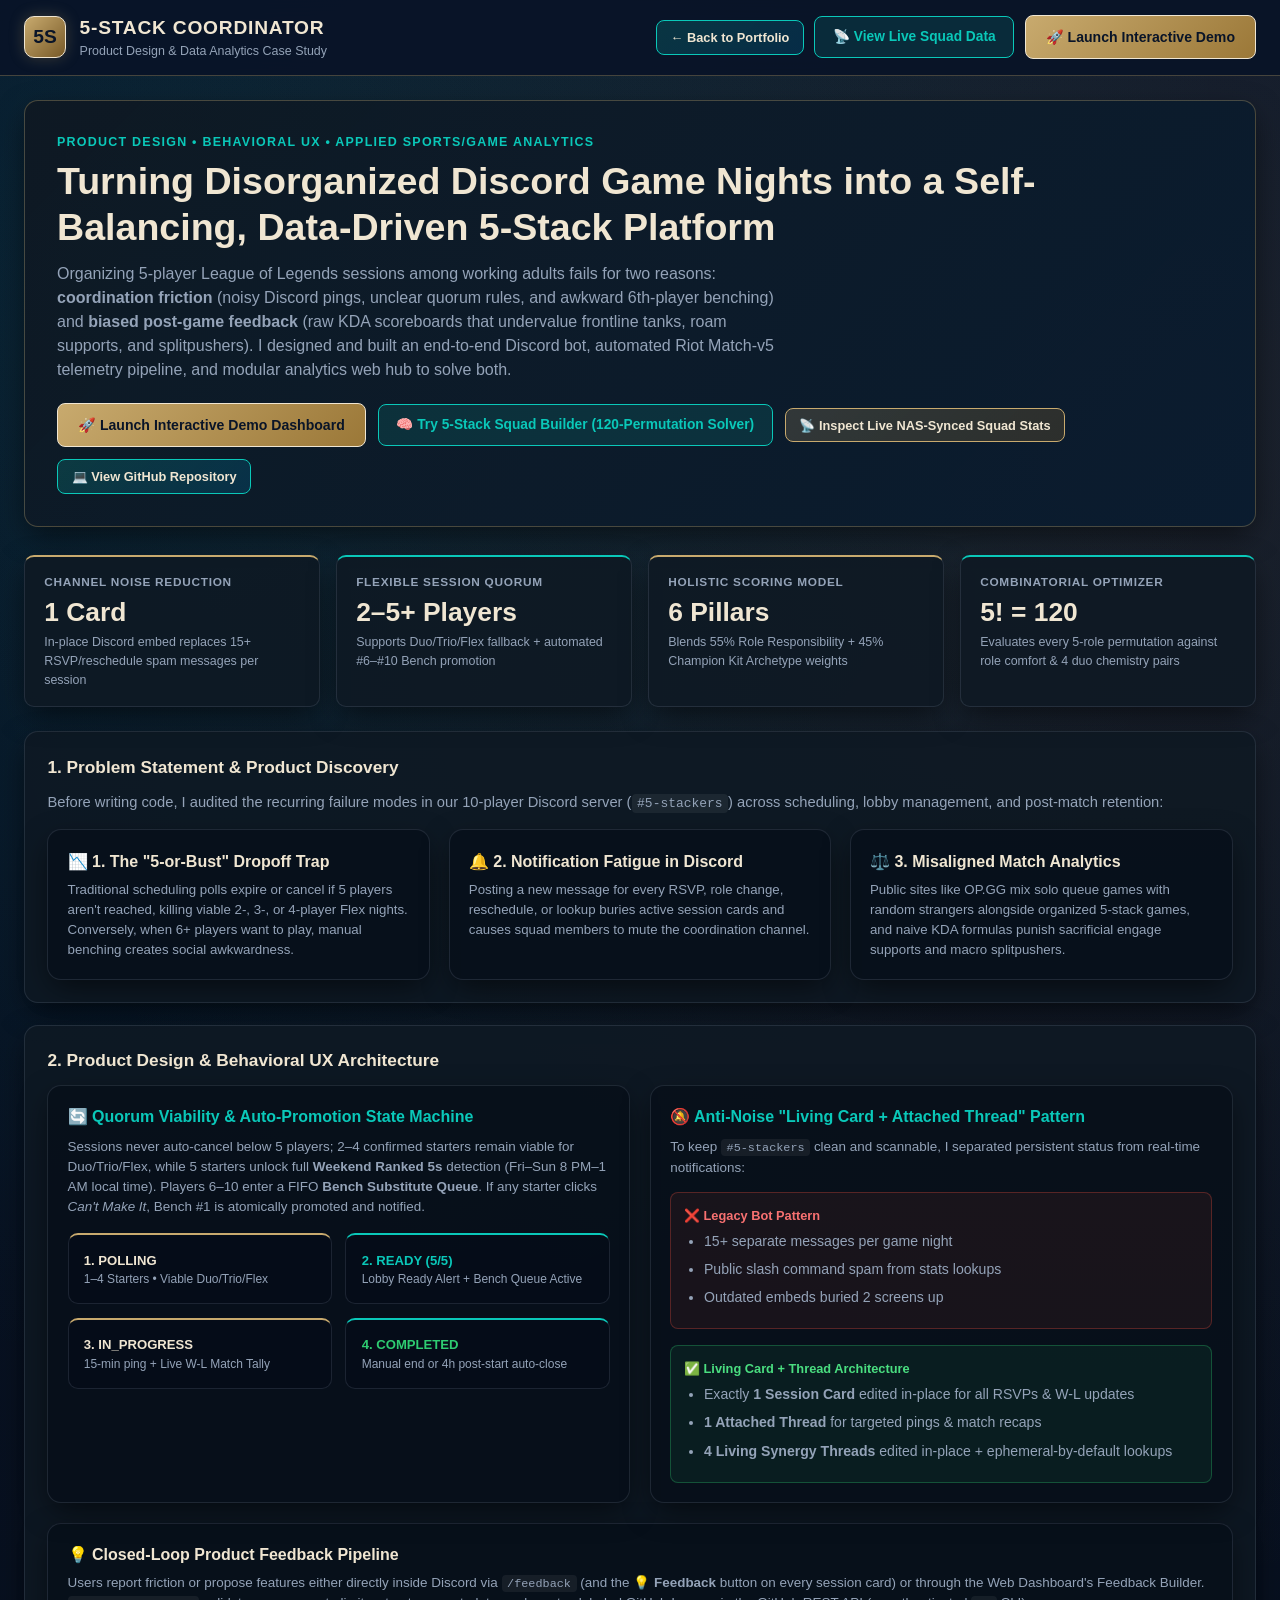
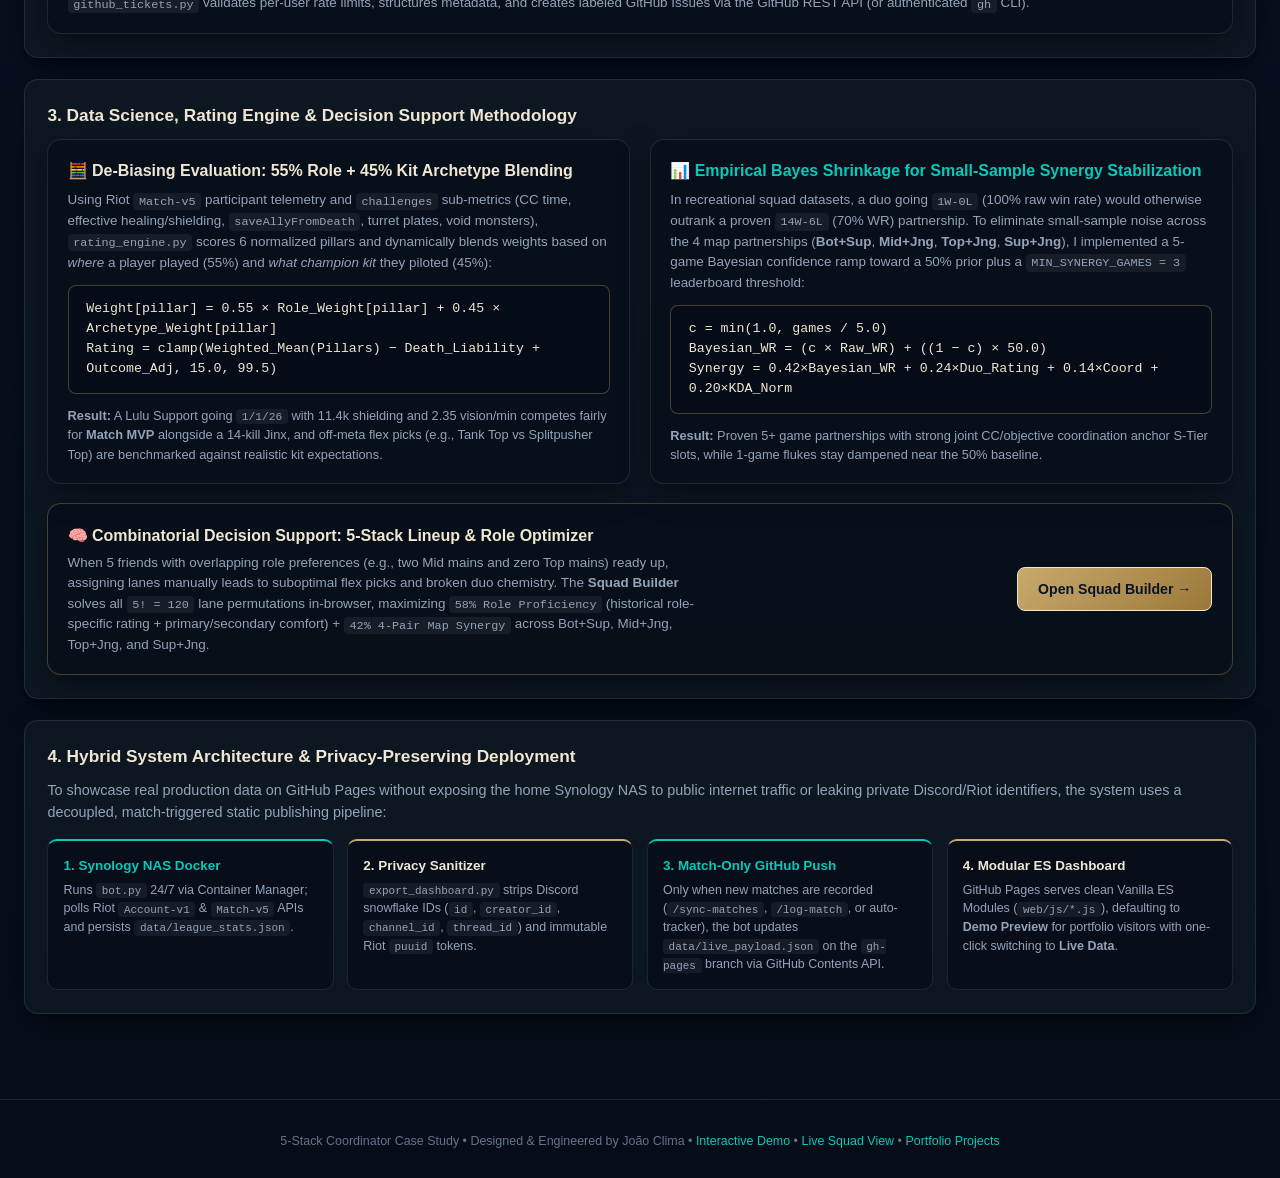
<file: case-study.html>
<!DOCTYPE html>
<html lang="en">
<head>
  <meta charset="UTF-8" />
  <meta name="viewport" content="width=device-width, initial-scale=1.0" />
  <title>Case Study • 5-Stack Coordinator Product Design &amp; Data Analytics</title>
  <link rel="stylesheet" href="./css/styles.css" />
</head>
<body>

  <!-- Top Navigation Header -->
  <header class="top-header">
    <div class="header-inner">
      <div class="brand">
        <div class="brand-crest">5S</div>
        <div>
          <div class="brand-title">5-Stack Coordinator</div>
          <div class="brand-subtitle">
            <span>Product Design &amp; Data Analytics Case Study</span>
          </div>
        </div>
      </div>

      <div class="header-controls">
        <a class="gh-feedback-top-btn" href="https://jgdclima.github.io/portfolio/projects/" target="_blank" rel="noopener">
          ← Back to Portfolio
        </a>
        <a class="btn-cyan-outline" href="./index.html?mode=live">
          📡 View Live Squad Data
        </a>
        <a class="btn-gold" href="./index.html?mode=demo">
          🚀 Launch Interactive Demo
        </a>
      </div>
    </div>
  </header>

  <main class="main-container">
    <!-- Hero Executive Summary -->
    <section class="cs-hero">
      <div class="cs-eyebrow">Product Design • Behavioral UX • Applied Sports/Game Analytics</div>
      <h1>Turning Disorganized Discord Game Nights into a Self-Balancing, Data-Driven 5-Stack Platform</h1>
      <p class="cs-lead">
        Organizing 5-player League of Legends sessions among working adults fails for two reasons: <strong>coordination friction</strong> (noisy Discord pings, unclear quorum rules, and awkward 6th-player benching) and <strong>biased post-game feedback</strong> (raw KDA scoreboards that undervalue frontline tanks, roam supports, and splitpushers). I designed and built an end-to-end Discord bot, automated Riot Match-v5 telemetry pipeline, and modular analytics web hub to solve both.
      </p>

      <div class="cs-cta-row">
        <a class="btn-gold" href="./index.html?mode=demo">🚀 Launch Interactive Demo Dashboard</a>
        <a class="btn-cyan-outline" href="./index.html?mode=demo&tab=builder">🧠 Try 5-Stack Squad Builder (120-Permutation Solver)</a>
        <a class="case-study-pill" href="./index.html?mode=live">📡 Inspect Live NAS-Synced Squad Stats</a>
        <a class="gh-feedback-top-btn" href="https://github.com/jgdclima/5-stacker-lol" target="_blank" rel="noopener">💻 View GitHub Repository</a>
      </div>
    </section>

    <!-- Outcome KPI Ribbon -->
    <section class="kpi-grid">
      <div class="kpi-card">
        <div class="kpi-label">Channel Noise Reduction</div>
        <div class="kpi-value">1 Card</div>
        <div class="kpi-sub">In-place Discord embed replaces 15+ RSVP/reschedule spam messages per session</div>
      </div>
      <div class="kpi-card cyan-top">
        <div class="kpi-label">Flexible Session Quorum</div>
        <div class="kpi-value">2–5+ Players</div>
        <div class="kpi-sub">Supports Duo/Trio/Flex fallback + automated #6–#10 Bench promotion</div>
      </div>
      <div class="kpi-card">
        <div class="kpi-label">Holistic Scoring Model</div>
        <div class="kpi-value">6 Pillars</div>
        <div class="kpi-sub">Blends 55% Role Responsibility + 45% Champion Kit Archetype weights</div>
      </div>
      <div class="kpi-card cyan-top">
        <div class="kpi-label">Combinatorial Optimizer</div>
        <div class="kpi-value">5! = 120</div>
        <div class="kpi-sub">Evaluates every 5-role permutation against role comfort &amp; 4 duo chemistry pairs</div>
      </div>
    </section>

    <!-- Section 1: Problem Statement & Product Discovery -->
    <section class="faq-section">
      <h3>1. Problem Statement &amp; Product Discovery</h3>
      <p style="color: var(--text-muted); font-size: 0.92rem; margin-bottom: 1rem;">
        Before writing code, I audited the recurring failure modes in our 10-player Discord server (<code>#5-stackers</code>) across scheduling, lobby management, and post-match retention:
      </p>
      <div class="grid-3">
        <div class="hex-card" style="background: rgba(6, 13, 24, 0.65);">
          <div style="color: var(--gold-bright); font-weight: 700; margin-bottom: 0.4rem;">📉 1. The "5-or-Bust" Dropoff Trap</div>
          <p style="font-size: 0.83rem; color: var(--text-muted);">
            Traditional scheduling polls expire or cancel if 5 players aren't reached, killing viable 2-, 3-, or 4-player Flex nights. Conversely, when 6+ players want to play, manual benching creates social awkwardness.
          </p>
        </div>
        <div class="hex-card" style="background: rgba(6, 13, 24, 0.65);">
          <div style="color: var(--gold-bright); font-weight: 700; margin-bottom: 0.4rem;">🔔 2. Notification Fatigue in Discord</div>
          <p style="font-size: 0.83rem; color: var(--text-muted);">
            Posting a new message for every RSVP, role change, reschedule, or lookup buries active session cards and causes squad members to mute the coordination channel.
          </p>
        </div>
        <div class="hex-card" style="background: rgba(6, 13, 24, 0.65);">
          <div style="color: var(--gold-bright); font-weight: 700; margin-bottom: 0.4rem;">⚖️ 3. Misaligned Match Analytics</div>
          <p style="font-size: 0.83rem; color: var(--text-muted);">
            Public sites like OP.GG mix solo queue games with random strangers alongside organized 5-stack games, and naive KDA formulas punish sacrificial engage supports and macro splitpushers.
          </p>
        </div>
      </div>
    </section>

    <!-- Section 2: Product Design & UX Architecture -->
    <section class="faq-section">
      <h3>2. Product Design &amp; Behavioral UX Architecture</h3>

      <div class="grid-2" style="margin-bottom: 1.25rem;">
        <div class="hex-card" style="background: rgba(6, 13, 24, 0.7);">
          <div style="color: var(--cyan-bright); font-weight: 700; margin-bottom: 0.5rem;">🔄 Quorum Viability &amp; Auto-Promotion State Machine</div>
          <p style="font-size: 0.84rem; color: var(--text-muted); margin-bottom: 0.75rem;">
            Sessions never auto-cancel below 5 players; 2–4 confirmed starters remain viable for Duo/Trio/Flex, while 5 starters unlock full <strong>Weekend Ranked 5s</strong> detection (Fri–Sun 8 PM–1 AM local time). Players 6–10 enter a FIFO <strong>Bench Substitute Queue</strong>. If any starter clicks <em>Can't Make It</em>, Bench #1 is atomically promoted and notified.
          </p>
          <div class="cs-flow-strip">
            <div class="cs-step-card gold">
              <div style="font-weight: 800; color: var(--gold-bright); font-size: 0.82rem;">1. POLLING</div>
              <div style="font-size: 0.75rem; color: var(--text-muted);">1–4 Starters • Viable Duo/Trio/Flex</div>
            </div>
            <div class="cs-step-card">
              <div style="font-weight: 800; color: var(--cyan-bright); font-size: 0.82rem;">2. READY (5/5)</div>
              <div style="font-size: 0.75rem; color: var(--text-muted);">Lobby Ready Alert + Bench Queue Active</div>
            </div>
            <div class="cs-step-card gold">
              <div style="font-weight: 800; color: var(--gold-bright); font-size: 0.82rem;">3. IN_PROGRESS</div>
              <div style="font-size: 0.75rem; color: var(--text-muted);">15-min ping + Live W-L Match Tally</div>
            </div>
            <div class="cs-step-card">
              <div style="font-weight: 800; color: var(--win-green); font-size: 0.82rem;">4. COMPLETED</div>
              <div style="font-size: 0.75rem; color: var(--text-muted);">Manual end or 4h post-start auto-close</div>
            </div>
          </div>
        </div>

        <div class="hex-card" style="background: rgba(6, 13, 24, 0.7);">
          <div style="color: var(--cyan-bright); font-weight: 700; margin-bottom: 0.5rem;">🔕 Anti-Noise "Living Card + Attached Thread" Pattern</div>
          <p style="font-size: 0.84rem; color: var(--text-muted); margin-bottom: 0.75rem;">
            To keep <code>#5-stackers</code> clean and scannable, I separated persistent status from real-time notifications:
          </p>
          <div class="cs-comparison">
            <div style="background: rgba(231, 76, 60, 0.08); border: 1px solid rgba(231, 76, 60, 0.3); border-radius: 8px; padding: 0.8rem;">
              <div style="color: #f87171; font-weight: 700; font-size: 0.8rem; margin-bottom: 0.35rem;">❌ Legacy Bot Pattern</div>
              <ul class="cs-list">
                <li>15+ separate messages per game night</li>
                <li>Public slash command spam from stats lookups</li>
                <li>Outdated embeds buried 2 screens up</li>
              </ul>
            </div>
            <div style="background: rgba(46, 204, 113, 0.08); border: 1px solid rgba(46, 204, 113, 0.3); border-radius: 8px; padding: 0.8rem;">
              <div style="color: #4ade80; font-weight: 700; font-size: 0.8rem; margin-bottom: 0.35rem;">✅ Living Card + Thread Architecture</div>
              <ul class="cs-list">
                <li>Exactly <strong>1 Session Card</strong> edited in-place for all RSVPs &amp; W-L updates</li>
                <li><strong>1 Attached Thread</strong> for targeted pings &amp; match recaps</li>
                <li><strong>4 Living Synergy Threads</strong> edited in-place + ephemeral-by-default lookups</li>
              </ul>
            </div>
          </div>
        </div>
      </div>

      <div class="hex-card" style="background: rgba(6, 13, 24, 0.65);">
        <div style="color: var(--gold-bright); font-weight: 700; margin-bottom: 0.35rem;">💡 Closed-Loop Product Feedback Pipeline</div>
        <p style="font-size: 0.84rem; color: var(--text-muted);">
          Users report friction or propose features either directly inside Discord via <code>/feedback</code> (and the <strong>💡 Feedback</strong> button on every session card) or through the Web Dashboard's Feedback Builder. <code>github_tickets.py</code> validates per-user rate limits, structures metadata, and creates labeled GitHub Issues via the GitHub REST API (or authenticated <code>gh</code> CLI).
        </p>
      </div>
    </section>

    <!-- Section 3: Data Science, Rating Engine & Decision Analytics -->
    <section class="faq-section">
      <h3>3. Data Science, Rating Engine &amp; Decision Support Methodology</h3>

      <div class="grid-2" style="margin-bottom: 1.2rem;">
        <div class="hex-card" style="background: rgba(6, 13, 24, 0.7);">
          <div style="color: var(--gold-bright); font-weight: 700; margin-bottom: 0.45rem;">🧮 De-Biasing Evaluation: 55% Role + 45% Kit Archetype Blending</div>
          <p style="font-size: 0.84rem; color: var(--text-muted); margin-bottom: 0.6rem;">
            Using Riot <code>Match-v5</code> participant telemetry and <code>challenges</code> sub-metrics (CC time, effective healing/shielding, <code>saveAllyFromDeath</code>, turret plates, void monsters), <code>rating_engine.py</code> scores 6 normalized pillars and dynamically blends weights based on <em>where</em> a player played (55%) and <em>what champion kit</em> they piloted (45%):
          </p>
          <div class="formula-box">
            Weight[pillar] = 0.55 × Role_Weight[pillar] + 0.45 × Archetype_Weight[pillar]<br/>
            Rating = clamp(Weighted_Mean(Pillars) − Death_Liability + Outcome_Adj, 15.0, 99.5)
          </div>
          <p style="font-size: 0.8rem; color: var(--text-muted);">
            <strong>Result:</strong> A Lulu Support going <code>1/1/26</code> with 11.4k shielding and 2.35 vision/min competes fairly for <strong>Match MVP</strong> alongside a 14-kill Jinx, and off-meta flex picks (e.g., Tank Top vs Splitpusher Top) are benchmarked against realistic kit expectations.
          </p>
        </div>

        <div class="hex-card" style="background: rgba(6, 13, 24, 0.7);">
          <div style="color: var(--cyan-bright); font-weight: 700; margin-bottom: 0.45rem;">📊 Empirical Bayes Shrinkage for Small-Sample Synergy Stabilization</div>
          <p style="font-size: 0.84rem; color: var(--text-muted); margin-bottom: 0.6rem;">
            In recreational squad datasets, a duo going <code>1W-0L</code> (100% raw win rate) would otherwise outrank a proven <code>14W-6L</code> (70% WR) partnership. To eliminate small-sample noise across the 4 map partnerships (<strong>Bot+Sup</strong>, <strong>Mid+Jng</strong>, <strong>Top+Jng</strong>, <strong>Sup+Jng</strong>), I implemented a 5-game Bayesian confidence ramp toward a 50% prior plus a <code>MIN_SYNERGY_GAMES = 3</code> leaderboard threshold:
          </p>
          <div class="formula-box">
            c = min(1.0, games / 5.0)<br/>
            Bayesian_WR = (c × Raw_WR) + ((1 − c) × 50.0)<br/>
            Synergy = 0.42×Bayesian_WR + 0.24×Duo_Rating + 0.14×Coord + 0.20×KDA_Norm
          </div>
          <p style="font-size: 0.8rem; color: var(--text-muted);">
            <strong>Result:</strong> Proven 5+ game partnerships with strong joint CC/objective coordination anchor S-Tier slots, while 1-game flukes stay dampened near the 50% baseline.
          </p>
        </div>
      </div>

      <div class="hex-card" style="background: rgba(6, 13, 24, 0.7); border-color: var(--border-gold);">
        <div style="display: flex; flex-wrap: wrap; justify-content: space-between; align-items: center; gap: 1rem;">
          <div style="max-width: 72ch;">
            <div style="color: var(--gold-bright); font-weight: 700; margin-bottom: 0.35rem;">🧠 Combinatorial Decision Support: 5-Stack Lineup &amp; Role Optimizer</div>
            <p style="font-size: 0.84rem; color: var(--text-muted);">
              When 5 friends with overlapping role preferences (e.g., two Mid mains and zero Top mains) ready up, assigning lanes manually leads to suboptimal flex picks and broken duo chemistry. The <strong>Squad Builder</strong> solves all <code>5! = 120</code> lane permutations in-browser, maximizing <code>58% Role Proficiency</code> (historical role-specific rating + primary/secondary comfort) + <code>42% 4-Pair Map Synergy</code> across Bot+Sup, Mid+Jng, Top+Jng, and Sup+Jng.
            </p>
          </div>
          <a class="btn-gold" href="./index.html?mode=demo&tab=builder">Open Squad Builder →</a>
        </div>
      </div>
    </section>

    <!-- Section 4: Hybrid NAS + GitHub Pages System Architecture -->
    <section class="faq-section">
      <h3>4. Hybrid System Architecture &amp; Privacy-Preserving Deployment</h3>
      <p style="color: var(--text-muted); font-size: 0.9rem; margin-bottom: 0.9rem;">
        To showcase real production data on GitHub Pages without exposing the home Synology NAS to public internet traffic or leaking private Discord/Riot identifiers, the system uses a decoupled, match-triggered static publishing pipeline:
      </p>
      <div class="cs-flow-strip">
        <div class="cs-step-card">
          <div style="font-weight: 800; color: var(--cyan-bright); font-size: 0.84rem;">1. Synology NAS Docker</div>
          <div style="font-size: 0.78rem; color: var(--text-muted); margin-top: 0.25rem;">
            Runs <code>bot.py</code> 24/7 via Container Manager; polls Riot <code>Account-v1</code> &amp; <code>Match-v5</code> APIs and persists <code>data/league_stats.json</code>.
          </div>
        </div>
        <div class="cs-step-card gold">
          <div style="font-weight: 800; color: var(--gold-bright); font-size: 0.84rem;">2. Privacy Sanitizer</div>
          <div style="font-size: 0.78rem; color: var(--text-muted); margin-top: 0.25rem;">
            <code>export_dashboard.py</code> strips Discord snowflake IDs (<code>id</code>, <code>creator_id</code>, <code>channel_id</code>, <code>thread_id</code>) and immutable Riot <code>puuid</code> tokens.
          </div>
        </div>
        <div class="cs-step-card">
          <div style="font-weight: 800; color: var(--cyan-bright); font-size: 0.84rem;">3. Match-Only GitHub Push</div>
          <div style="font-size: 0.78rem; color: var(--text-muted); margin-top: 0.25rem;">
            Only when new matches are recorded (<code>/sync-matches</code>, <code>/log-match</code>, or auto-tracker), the bot updates <code>data/live_payload.json</code> on the <code>gh-pages</code> branch via GitHub Contents API.
          </div>
        </div>
        <div class="cs-step-card gold">
          <div style="font-weight: 800; color: var(--gold-bright); font-size: 0.84rem;">4. Modular ES Dashboard</div>
          <div style="font-size: 0.78rem; color: var(--text-muted); margin-top: 0.25rem;">
            GitHub Pages serves clean Vanilla ES Modules (<code>web/js/*.js</code>), defaulting to <strong>Demo Preview</strong> for portfolio visitors with one-click switching to <strong>Live Data</strong>.
          </div>
        </div>
      </div>
    </section>
  </main>

  <footer>
    5-Stack Coordinator Case Study • Designed &amp; Engineered by João Clima •
    <a href="./index.html?mode=demo">Interactive Demo</a> •
    <a href="./index.html?mode=live">Live Squad View</a> •
    <a href="https://jgdclima.github.io/portfolio/projects/" target="_blank" rel="noopener">Portfolio Projects</a>
  </footer>
</body>
</html>
</file>
<file: css/styles.css>
:root {
  --bg-deep: #060d18;
  --bg-primary: #091428;
  --bg-card: rgba(15, 25, 35, 0.86);
  --bg-card-hover: rgba(22, 36, 52, 0.95);
  --bg-elevated: #111f30;
  --gold-bright: #f0e6d2;
  --gold-primary: #c8aa6e;
  --gold-muted: #785a28;
  --gold-glow: rgba(200, 170, 110, 0.25);
  --cyan-bright: #0ac8b9;
  --cyan-deep: #005a82;
  --cyan-glow: rgba(10, 200, 185, 0.22);
  --win-green: #2ecc71;
  --loss-red: #e74c3c;
  --purple-accent: #9b59b6;
  --warn-amber: #f59e0b;
  --text-main: #e8e4dc;
  --text-muted: #94a3b8;
  --text-dim: #64748b;
  --border-gold: rgba(200, 170, 110, 0.32);
  --border-subtle: rgba(148, 163, 184, 0.16);
  --radius-md: 10px;
  --radius-lg: 14px;
  --shadow-card: 0 10px 30px -5px rgba(0, 0, 0, 0.6);
}

* {
  box-sizing: border-box;
  margin: 0;
  padding: 0;
}

body {
  background-color: var(--bg-deep);
  background-image:
    radial-gradient(circle at 12% 10%, rgba(10, 200, 185, 0.09) 0%, transparent 40%),
    radial-gradient(circle at 88% 15%, rgba(200, 170, 110, 0.10) 0%, transparent 45%),
    linear-gradient(180deg, #091428 0%, #060d18 100%);
  color: var(--text-main);
  font-family: -apple-system, BlinkMacSystemFont, "Segoe UI", Roboto, Oxygen, Ubuntu, Cantarell, sans-serif;
  min-height: 100vh;
  line-height: 1.5;
}

a {
  color: var(--cyan-bright);
  text-decoration: none;
}
a:hover {
  text-decoration: underline;
}

code {
  font-family: ui-monospace, SFMono-Regular, Menlo, Monaco, Consolas, monospace;
  font-size: 0.88em;
  background: rgba(255, 255, 255, 0.06);
  padding: 0.1rem 0.35rem;
  border-radius: 4px;
}

/* Top Header */
.top-header {
  position: sticky;
  top: 0;
  z-index: 100;
  background: rgba(9, 20, 40, 0.92);
  backdrop-filter: blur(14px);
  border-bottom: 1px solid var(--border-gold);
  padding: 0.85rem 1.5rem;
}

.header-inner {
  max-width: 1440px;
  margin: 0 auto;
  display: flex;
  flex-wrap: wrap;
  align-items: center;
  justify-content: space-between;
  gap: 1rem;
}

.brand {
  display: flex;
  align-items: center;
  gap: 0.85rem;
}

.brand-crest {
  width: 42px;
  height: 42px;
  border-radius: 10px;
  background: linear-gradient(135deg, #c8aa6e 0%, #785a28 100%);
  display: flex;
  align-items: center;
  justify-content: center;
  font-weight: 800;
  font-size: 1.2rem;
  color: #091428;
  box-shadow: 0 0 15px var(--gold-glow);
  border: 1px solid var(--gold-bright);
  flex-shrink: 0;
}

.brand-title {
  font-size: 1.2rem;
  font-weight: 800;
  letter-spacing: 0.04em;
  color: var(--gold-bright);
  text-transform: uppercase;
}

.brand-subtitle {
  font-size: 0.78rem;
  color: var(--text-muted);
  display: flex;
  align-items: center;
  gap: 0.5rem;
  flex-wrap: wrap;
}

/* Nav Tabs */
.nav-tabs {
  display: flex;
  flex-wrap: wrap;
  gap: 0.3rem;
  background: rgba(6, 13, 24, 0.65);
  padding: 0.3rem;
  border-radius: var(--radius-md);
  border: 1px solid var(--border-subtle);
}

.nav-tab {
  background: transparent;
  border: 1px solid transparent;
  color: var(--text-muted);
  padding: 0.48rem 0.82rem;
  border-radius: 7px;
  font-size: 0.84rem;
  font-weight: 600;
  cursor: pointer;
  transition: all 0.18s ease;
  display: flex;
  align-items: center;
  gap: 0.4rem;
}

.nav-tab:hover {
  color: var(--gold-bright);
  background: rgba(200, 170, 110, 0.08);
}

.nav-tab.active {
  background: linear-gradient(135deg, rgba(200, 170, 110, 0.22), rgba(10, 200, 185, 0.12));
  color: var(--gold-bright);
  border-color: var(--gold-primary);
  box-shadow: 0 0 12px rgba(200, 170, 110, 0.18);
}

/* Header Right Controls */
.header-controls {
  display: flex;
  align-items: center;
  gap: 0.65rem;
  flex-wrap: wrap;
}

.data-mode-switch {
  display: inline-flex;
  align-items: center;
  background: rgba(15, 25, 35, 0.9);
  border: 1px solid var(--border-gold);
  border-radius: 8px;
  padding: 0.2rem;
  gap: 0.2rem;
}

.mode-btn {
  border: none;
  background: transparent;
  color: var(--text-muted);
  font-size: 0.76rem;
  font-weight: 700;
  padding: 0.32rem 0.68rem;
  border-radius: 6px;
  cursor: pointer;
  transition: all 0.15s;
}

.mode-btn:hover {
  color: var(--gold-bright);
}

.mode-btn.active {
  background: var(--gold-primary);
  color: #091428;
}

.gh-feedback-top-btn {
  display: inline-flex;
  align-items: center;
  gap: 0.4rem;
  background: linear-gradient(135deg, rgba(10, 200, 185, 0.18), rgba(0, 90, 130, 0.35));
  border: 1px solid var(--cyan-bright);
  color: var(--gold-bright);
  padding: 0.42rem 0.85rem;
  border-radius: 8px;
  font-size: 0.8rem;
  font-weight: 600;
  cursor: pointer;
  transition: all 0.18s;
}

.gh-feedback-top-btn:hover {
  background: rgba(10, 200, 185, 0.28);
  box-shadow: 0 0 12px var(--cyan-glow);
  text-decoration: none;
}

.case-study-pill {
  display: inline-flex;
  align-items: center;
  gap: 0.4rem;
  background: linear-gradient(135deg, rgba(200, 170, 110, 0.2), rgba(120, 90, 40, 0.3));
  border: 1px solid var(--gold-primary);
  color: var(--gold-bright);
  padding: 0.42rem 0.85rem;
  border-radius: 8px;
  font-size: 0.8rem;
  font-weight: 700;
  cursor: pointer;
  transition: all 0.18s;
}

.case-study-pill:hover {
  background: rgba(200, 170, 110, 0.32);
  box-shadow: 0 0 12px var(--gold-glow);
  text-decoration: none;
}

/* Main Container */
.main-container {
  max-width: 1440px;
  margin: 0 auto;
  padding: 1.5rem;
}

/* Demo Notice Banner */
.demo-banner {
  background: linear-gradient(90deg, rgba(200, 170, 110, 0.16), rgba(10, 200, 185, 0.12));
  border: 1px solid var(--gold-primary);
  border-radius: var(--radius-md);
  padding: 0.75rem 1.1rem;
  margin-bottom: 1.25rem;
  display: flex;
  align-items: center;
  justify-content: space-between;
  flex-wrap: wrap;
  gap: 0.75rem;
  font-size: 0.86rem;
}

/* Global Filter Bar */
.filter-bar {
  background: var(--bg-card);
  border: 1px solid var(--border-subtle);
  border-radius: var(--radius-lg);
  padding: 0.9rem 1.2rem;
  margin-bottom: 1.4rem;
  display: flex;
  flex-wrap: wrap;
  align-items: center;
  justify-content: space-between;
  gap: 1rem;
  box-shadow: var(--shadow-card);
}

.filter-group {
  display: flex;
  align-items: center;
  gap: 0.55rem;
  flex-wrap: wrap;
}

.filter-label {
  font-size: 0.75rem;
  text-transform: uppercase;
  letter-spacing: 0.06em;
  color: var(--gold-primary);
  font-weight: 700;
}

.role-pills {
  display: inline-flex;
  background: rgba(6, 13, 24, 0.75);
  border: 1px solid var(--border-subtle);
  border-radius: 8px;
  padding: 0.18rem;
  gap: 0.18rem;
  flex-wrap: wrap;
}

.role-pill {
  border: none;
  background: transparent;
  color: var(--text-muted);
  padding: 0.32rem 0.65rem;
  border-radius: 6px;
  font-size: 0.78rem;
  font-weight: 600;
  cursor: pointer;
  transition: all 0.15s;
}

.role-pill:hover {
  color: var(--gold-bright);
}

.role-pill.active {
  background: rgba(10, 200, 185, 0.22);
  color: var(--cyan-bright);
  border: 1px solid rgba(10, 200, 185, 0.45);
}

.hex-select, .hex-input {
  background: rgba(6, 13, 24, 0.85);
  border: 1px solid var(--border-subtle);
  color: var(--text-main);
  padding: 0.42rem 0.75rem;
  border-radius: 7px;
  font-size: 0.82rem;
  outline: none;
  transition: border-color 0.15s;
}

.hex-select:focus, .hex-input:focus {
  border-color: var(--gold-primary);
}

.range-wrap {
  display: flex;
  align-items: center;
  gap: 0.45rem;
  font-size: 0.82rem;
}

input[type="range"] {
  accent-color: var(--gold-primary);
  cursor: pointer;
}

.reset-btn {
  background: rgba(231, 76, 60, 0.12);
  border: 1px solid rgba(231, 76, 60, 0.35);
  color: #f87171;
  padding: 0.38rem 0.72rem;
  border-radius: 7px;
  font-size: 0.78rem;
  font-weight: 600;
  cursor: pointer;
}
.reset-btn:hover {
  background: rgba(231, 76, 60, 0.22);
}

/* Tab Panels */
.tab-panel {
  display: none;
  animation: fadeIn 0.22s ease;
}

.tab-panel.active {
  display: block;
}

@keyframes fadeIn {
  from { opacity: 0; transform: translateY(4px); }
  to { opacity: 1; transform: translateY(0); }
}

/* KPI Grid */
.kpi-grid {
  display: grid;
  grid-template-columns: repeat(auto-fit, minmax(200px, 1fr));
  gap: 1rem;
  margin-bottom: 1.5rem;
}

.kpi-card {
  background: var(--bg-card);
  border: 1px solid var(--border-subtle);
  border-top: 2px solid var(--gold-primary);
  border-radius: var(--radius-md);
  padding: 1.05rem 1.2rem;
  box-shadow: var(--shadow-card);
  position: relative;
  overflow: hidden;
}

.kpi-card.cyan-top {
  border-top-color: var(--cyan-bright);
}

.kpi-label {
  font-size: 0.74rem;
  text-transform: uppercase;
  letter-spacing: 0.06em;
  color: var(--text-muted);
  margin-bottom: 0.35rem;
  font-weight: 600;
}

.kpi-value {
  font-size: 1.65rem;
  font-weight: 800;
  color: var(--gold-bright);
  line-height: 1.2;
}

.kpi-sub {
  font-size: 0.78rem;
  color: var(--text-muted);
  margin-top: 0.3rem;
}

/* Executive Insights Strip */
.insights-grid {
  display: grid;
  grid-template-columns: repeat(auto-fit, minmax(275px, 1fr));
  gap: 1rem;
  margin-bottom: 1.5rem;
}

.insight-card {
  background: linear-gradient(145deg, rgba(15, 25, 35, 0.92), rgba(9, 20, 40, 0.92));
  border: 1px solid var(--border-subtle);
  border-left: 3px solid var(--cyan-bright);
  border-radius: var(--radius-md);
  padding: 1rem 1.1rem;
  box-shadow: var(--shadow-card);
  display: flex;
  flex-direction: column;
  gap: 0.4rem;
}

.insight-card.tone-gold {
  border-left-color: var(--gold-primary);
}

.insight-card.tone-green {
  border-left-color: var(--win-green);
}

.insight-card.tone-warn {
  border-left-color: var(--warn-amber);
}

.insight-header {
  display: flex;
  align-items: center;
  justify-content: space-between;
  gap: 0.5rem;
}

.insight-cat {
  font-size: 0.7rem;
  font-weight: 700;
  text-transform: uppercase;
  letter-spacing: 0.06em;
  color: var(--cyan-bright);
}

.insight-card.tone-gold .insight-cat {
  color: var(--gold-primary);
}
.insight-card.tone-green .insight-cat {
  color: #4ade80;
}
.insight-card.tone-warn .insight-cat {
  color: var(--warn-amber);
}

.insight-metric {
  font-size: 0.78rem;
  font-weight: 800;
  padding: 0.14rem 0.5rem;
  border-radius: 6px;
  background: rgba(255, 255, 255, 0.06);
  color: var(--gold-bright);
}

.insight-title {
  font-size: 0.95rem;
  font-weight: 700;
  color: var(--gold-bright);
}

.insight-summary {
  font-size: 0.8rem;
  color: var(--text-muted);
  line-height: 1.45;
}

/* Hero Session Card */
.hero-session {
  background: linear-gradient(135deg, rgba(15, 25, 35, 0.95) 0%, rgba(9, 28, 48, 0.92) 100%);
  border: 1px solid var(--border-gold);
  border-radius: var(--radius-lg);
  padding: 1.35rem 1.5rem;
  margin-bottom: 1.5rem;
  box-shadow: var(--shadow-card);
  display: grid;
  grid-template-columns: 1.4fr 1fr;
  gap: 1.25rem;
}

@media (max-width: 900px) {
  .hero-session {
    grid-template-columns: 1fr;
  }
}

/* Section Headers */
.section-header {
  display: flex;
  align-items: center;
  justify-content: space-between;
  flex-wrap: wrap;
  gap: 0.75rem;
  margin: 1.5rem 0 0.95rem 0;
}

.section-title {
  font-size: 1.12rem;
  font-weight: 700;
  color: var(--gold-bright);
  letter-spacing: 0.03em;
  display: flex;
  align-items: center;
  gap: 0.5rem;
}

/* Cards & Grids */
.grid-2 {
  display: grid;
  grid-template-columns: repeat(auto-fit, minmax(420px, 1fr));
  gap: 1.25rem;
}

.grid-3 {
  display: grid;
  grid-template-columns: repeat(auto-fit, minmax(310px, 1fr));
  gap: 1.15rem;
}

@media (max-width: 600px) {
  .grid-2, .grid-3 {
    grid-template-columns: 1fr;
  }
}

.hex-card {
  background: var(--bg-card);
  border: 1px solid var(--border-subtle);
  border-radius: var(--radius-lg);
  padding: 1.2rem;
  box-shadow: var(--shadow-card);
  transition: transform 0.16s ease, border-color 0.16s ease;
}

.hex-card.interactive:hover {
  transform: translateY(-2px);
  border-color: var(--gold-primary);
  cursor: pointer;
}

/* Badges */
.badge {
  display: inline-flex;
  align-items: center;
  gap: 0.28rem;
  padding: 0.18rem 0.58rem;
  border-radius: 999px;
  font-size: 0.72rem;
  font-weight: 700;
  letter-spacing: 0.03em;
  text-transform: uppercase;
}

.badge-win, .badge-ready {
  background: rgba(46, 204, 113, 0.16);
  color: #4ade80;
  border: 1px solid rgba(46, 204, 113, 0.4);
}

.badge-loss, .badge-cancelled {
  background: rgba(231, 76, 60, 0.16);
  color: #f87171;
  border: 1px solid rgba(231, 76, 60, 0.4);
}

.badge-polling {
  background: rgba(200, 170, 110, 0.18);
  color: var(--gold-bright);
  border: 1px solid var(--gold-primary);
}

.badge-progress {
  background: rgba(10, 200, 185, 0.18);
  color: var(--cyan-bright);
  border: 1px solid var(--cyan-bright);
}

.badge-completed {
  background: rgba(148, 163, 184, 0.16);
  color: var(--text-muted);
  border: 1px solid rgba(148, 163, 184, 0.3);
}

.grade-badge {
  display: inline-flex;
  align-items: center;
  justify-content: center;
  min-width: 32px;
  height: 24px;
  padding: 0 6px;
  border-radius: 6px;
  font-weight: 800;
  font-size: 0.76rem;
}

.grade-Splus, .grade-S {
  background: linear-gradient(135deg, #c8aa6e, #f0e6d2);
  color: #091428;
  box-shadow: 0 0 8px rgba(200, 170, 110, 0.4);
}

.grade-Aplus, .grade-A {
  background: rgba(10, 200, 185, 0.22);
  color: var(--cyan-bright);
  border: 1px solid rgba(10, 200, 185, 0.5);
}

.grade-B {
  background: rgba(59, 130, 246, 0.2);
  color: #60a5fa;
  border: 1px solid rgba(59, 130, 246, 0.4);
}

.grade-C, .grade-F, .grade-NA {
  background: rgba(148, 163, 184, 0.14);
  color: var(--text-muted);
  border: 1px solid rgba(148, 163, 184, 0.25);
}

.archetype-tag {
  display: inline-block;
  padding: 0.14rem 0.5rem;
  border-radius: 5px;
  font-size: 0.7rem;
  font-weight: 600;
  text-transform: capitalize;
  background: rgba(200, 170, 110, 0.12);
  color: var(--gold-primary);
  border: 1px solid rgba(200, 170, 110, 0.25);
}

.highlight-chip {
  display: inline-block;
  padding: 0.14rem 0.5rem;
  border-radius: 5px;
  font-size: 0.7rem;
  font-weight: 600;
  background: rgba(10, 200, 185, 0.11);
  color: var(--cyan-bright);
  border: 1px solid rgba(10, 200, 185, 0.28);
}

/* Tables */
.table-wrap {
  width: 100%;
  overflow-x: auto;
  background: var(--bg-card);
  border: 1px solid var(--border-subtle);
  border-radius: var(--radius-lg);
  box-shadow: var(--shadow-card);
}

table.hex-table {
  width: 100%;
  border-collapse: collapse;
  font-size: 0.85rem;
  text-align: left;
}

.hex-table th {
  background: rgba(6, 13, 24, 0.85);
  color: var(--gold-primary);
  font-size: 0.74rem;
  font-weight: 700;
  text-transform: uppercase;
  letter-spacing: 0.05em;
  padding: 0.8rem 0.95rem;
  border-bottom: 1px solid var(--border-gold);
  cursor: pointer;
  user-select: none;
  white-space: nowrap;
}

.hex-table th:hover {
  color: var(--gold-bright);
  background: rgba(200, 170, 110, 0.1);
}

.hex-table td {
  padding: 0.75rem 0.95rem;
  border-bottom: 1px solid var(--border-subtle);
  vertical-align: middle;
}

.hex-table tbody tr:hover {
  background: rgba(200, 170, 110, 0.06);
}

/* Progress Bars */
.progress-bar {
  width: 100%;
  height: 7px;
  background: rgba(255, 255, 255, 0.08);
  border-radius: 999px;
  overflow: hidden;
}

.progress-fill {
  height: 100%;
  border-radius: 999px;
  background: linear-gradient(90deg, var(--cyan-bright), var(--gold-primary));
}

/* Match Accordion Card */
.match-card {
  background: var(--bg-card);
  border: 1px solid var(--border-subtle);
  border-left: 4px solid var(--win-green);
  border-radius: var(--radius-md);
  margin-bottom: 0.85rem;
  overflow: hidden;
  transition: border-color 0.15s;
}

.match-card.loss {
  border-left-color: var(--loss-red);
}

.match-header {
  padding: 0.9rem 1.15rem;
  display: flex;
  flex-wrap: wrap;
  align-items: center;
  justify-content: space-between;
  gap: 0.8rem;
  cursor: pointer;
}

.match-header:hover {
  background: rgba(255, 255, 255, 0.03);
}

.match-body {
  display: none;
  padding: 0 1.15rem 1.1rem 1.15rem;
  border-top: 1px solid var(--border-subtle);
}

.match-card.expanded .match-body {
  display: block;
}

/* Roster chips */
.player-chip {
  display: inline-flex;
  align-items: center;
  gap: 0.35rem;
  padding: 0.25rem 0.65rem;
  background: rgba(255, 255, 255, 0.05);
  border: 1px solid var(--border-subtle);
  border-radius: 7px;
  font-size: 0.79rem;
}

.role-badge {
  font-size: 0.68rem;
  font-weight: 700;
  padding: 0.1rem 0.38rem;
  border-radius: 4px;
  background: rgba(10, 200, 185, 0.15);
  color: var(--cyan-bright);
  text-transform: uppercase;
}

/* Chart containers */
.chart-box {
  position: relative;
  height: 300px;
  width: 100%;
}

.radar-box {
  position: relative;
  height: 290px;
  width: 100%;
}

/* Modal */
.modal-backdrop {
  position: fixed;
  inset: 0;
  background: rgba(3, 8, 16, 0.82);
  backdrop-filter: blur(6px);
  z-index: 250;
  display: none;
  align-items: center;
  justify-content: center;
  padding: 1.25rem;
}

.modal-backdrop.open {
  display: flex;
}

.modal-content {
  background: #0b1626;
  border: 1px solid var(--gold-primary);
  border-radius: var(--radius-lg);
  max-width: 980px;
  width: 100%;
  max-height: 90vh;
  overflow-y: auto;
  padding: 1.5rem;
  box-shadow: 0 20px 60px rgba(0, 0, 0, 0.85);
  position: relative;
}

.modal-close {
  position: absolute;
  top: 1rem;
  right: 1rem;
  background: rgba(255, 255, 255, 0.08);
  border: 1px solid var(--border-subtle);
  color: var(--text-main);
  width: 34px;
  height: 34px;
  border-radius: 8px;
  font-size: 1.1rem;
  cursor: pointer;
}

/* Pillar Bar list */
.pillar-row {
  display: grid;
  grid-template-columns: 145px 1fr 48px;
  align-items: center;
  gap: 0.65rem;
  margin-bottom: 0.5rem;
  font-size: 0.8rem;
}

/* Squad Builder UI */
.builder-roster-grid {
  display: grid;
  grid-template-columns: repeat(auto-fill, minmax(195px, 1fr));
  gap: 0.65rem;
  margin-bottom: 1.25rem;
}

.builder-player-btn {
  display: flex;
  align-items: center;
  justify-content: space-between;
  gap: 0.5rem;
  background: rgba(6, 13, 24, 0.78);
  border: 1px solid var(--border-subtle);
  color: var(--text-main);
  padding: 0.65rem 0.8rem;
  border-radius: 9px;
  cursor: pointer;
  text-align: left;
  transition: all 0.16s ease;
}

.builder-player-btn:hover {
  border-color: var(--gold-primary);
  background: rgba(200, 170, 110, 0.08);
}

.builder-player-btn.selected {
  border-color: var(--cyan-bright);
  background: linear-gradient(135deg, rgba(10, 200, 185, 0.18), rgba(200, 170, 110, 0.12));
  box-shadow: 0 0 12px rgba(10, 200, 185, 0.18);
}

.builder-lanes-grid {
  display: grid;
  grid-template-columns: repeat(5, 1fr);
  gap: 0.85rem;
  margin: 1rem 0;
}

@media (max-width: 1050px) {
  .builder-lanes-grid {
    grid-template-columns: repeat(auto-fit, minmax(180px, 1fr));
  }
}

.lane-card {
  background: rgba(6, 13, 24, 0.82);
  border: 1px solid var(--border-gold);
  border-radius: 10px;
  padding: 0.85rem;
  display: flex;
  flex-direction: column;
  gap: 0.4rem;
}

.duo-chem-grid {
  display: grid;
  grid-template-columns: repeat(auto-fit, minmax(215px, 1fr));
  gap: 0.75rem;
}

.duo-chem-card {
  background: rgba(6, 13, 24, 0.72);
  border: 1px solid var(--border-subtle);
  border-radius: 9px;
  padding: 0.75rem 0.9rem;
}

/* FAQ & Math Layout */
.faq-section {
  background: var(--bg-card);
  border: 1px solid var(--border-subtle);
  border-radius: var(--radius-lg);
  padding: 1.4rem;
  margin-bottom: 1.35rem;
  box-shadow: var(--shadow-card);
}

.faq-section h3 {
  color: var(--gold-bright);
  font-size: 1.08rem;
  margin-bottom: 0.65rem;
  display: flex;
  align-items: center;
  gap: 0.5rem;
}

.formula-box {
  background: rgba(6, 13, 24, 0.9);
  border: 1px solid var(--border-gold);
  border-radius: 8px;
  padding: 0.85rem 1.1rem;
  font-family: ui-monospace, SFMono-Regular, Menlo, Monaco, Consolas, monospace;
  font-size: 0.83rem;
  color: var(--gold-bright);
  margin: 0.75rem 0;
  overflow-x: auto;
}

.feedback-form-grid {
  display: grid;
  grid-template-columns: 1.15fr 0.85fr;
  gap: 1.25rem;
}

@media (max-width: 850px) {
  .feedback-form-grid {
    grid-template-columns: 1fr;
  }
}

.form-field {
  margin-bottom: 0.9rem;
}

.form-field label {
  display: block;
  font-size: 0.78rem;
  font-weight: 700;
  color: var(--gold-primary);
  text-transform: uppercase;
  margin-bottom: 0.35rem;
}

.form-field input, .form-field select, .form-field textarea {
  width: 100%;
  background: rgba(6, 13, 24, 0.9);
  border: 1px solid var(--border-subtle);
  color: var(--text-main);
  padding: 0.58rem 0.8rem;
  border-radius: 8px;
  font-size: 0.86rem;
  font-family: inherit;
}

.form-field textarea {
  min-height: 110px;
  resize: vertical;
}

.btn-gold {
  background: linear-gradient(135deg, #c8aa6e 0%, #9b7838 100%);
  color: #091428;
  border: 1px solid var(--gold-bright);
  padding: 0.65rem 1.25rem;
  border-radius: 8px;
  font-weight: 800;
  font-size: 0.88rem;
  cursor: pointer;
  display: inline-flex;
  align-items: center;
  gap: 0.5rem;
  transition: all 0.18s;
}

.btn-gold:hover {
  filter: brightness(1.1);
  box-shadow: 0 0 16px var(--gold-glow);
  text-decoration: none;
}

.btn-cyan-outline {
  background: rgba(10, 200, 185, 0.12);
  color: var(--cyan-bright);
  border: 1px solid var(--cyan-bright);
  padding: 0.6rem 1.1rem;
  border-radius: 8px;
  font-weight: 700;
  font-size: 0.86rem;
  cursor: pointer;
  display: inline-flex;
  align-items: center;
  gap: 0.45rem;
  transition: all 0.18s;
}

.btn-cyan-outline:hover {
  background: rgba(10, 200, 185, 0.24);
  text-decoration: none;
}

.empty-state {
  text-align: center;
  padding: 2.5rem 1rem;
  color: var(--text-muted);
  font-size: 0.92rem;
}

/* Case Study Page Layout */
.cs-hero {
  background: linear-gradient(135deg, rgba(15, 25, 35, 0.95) 0%, rgba(9, 28, 48, 0.92) 100%);
  border: 1px solid var(--border-gold);
  border-radius: var(--radius-lg);
  padding: 2rem;
  margin-bottom: 1.75rem;
  box-shadow: var(--shadow-card);
}

.cs-eyebrow {
  font-size: 0.78rem;
  font-weight: 800;
  text-transform: uppercase;
  letter-spacing: 0.1em;
  color: var(--cyan-bright);
  margin-bottom: 0.5rem;
}

.cs-hero h1 {
  font-size: clamp(1.65rem, 3vw, 2.35rem);
  color: var(--gold-bright);
  line-height: 1.2;
  margin-bottom: 0.75rem;
}

.cs-lead {
  font-size: 1rem;
  color: var(--text-muted);
  max-width: 82ch;
  margin-bottom: 1.35rem;
}

.cs-cta-row {
  display: flex;
  flex-wrap: wrap;
  gap: 0.75rem;
  align-items: center;
}

.cs-flow-strip {
  display: grid;
  grid-template-columns: repeat(auto-fit, minmax(175px, 1fr));
  gap: 0.85rem;
  margin-top: 1rem;
}

.cs-step-card {
  background: rgba(6, 13, 24, 0.75);
  border: 1px solid var(--border-subtle);
  border-top: 2px solid var(--cyan-bright);
  border-radius: 10px;
  padding: 0.95rem;
}

.cs-step-card.gold {
  border-top-color: var(--gold-primary);
}

.cs-comparison {
  display: grid;
  grid-template-columns: repeat(auto-fit, minmax(300px, 1fr));
  gap: 1rem;
  margin-top: 0.9rem;
}

.cs-list {
  padding-left: 1.25rem;
  color: var(--text-muted);
  font-size: 0.88rem;
}

.cs-list li {
  margin-bottom: 0.45rem;
}

/* Performance Coaching UI */
.coaching-panel {
  background: rgba(6, 13, 24, 0.78);
  border: 1px solid rgba(10, 200, 185, 0.35);
  border-radius: var(--radius-md, 12px);
  padding: 1rem 1.15rem;
}

.coaching-lever-card {
  background: rgba(11, 22, 38, 0.85);
  border: 1px solid var(--border-subtle);
  border-left: 3px solid var(--gold-primary);
  border-radius: 8px;
  padding: 0.65rem 0.8rem;
}

.match-coaching-grid {
  display: grid;
  grid-template-columns: repeat(auto-fit, minmax(260px, 1fr));
  gap: 0.65rem;
}

.coaching-tip-chip {
  display: inline-block;
  font-size: 0.71rem;
  font-weight: 600;
  padding: 0.14rem 0.48rem;
  border-radius: 5px;
  line-height: 1.3;
}

.coaching-tip-chip.improve {
  background: rgba(245, 158, 11, 0.14);
  border: 1px solid rgba(245, 158, 11, 0.35);
  color: #fbbf24;
}

.coaching-tip-chip.clean {
  background: rgba(34, 197, 94, 0.12);
  border: 1px solid rgba(34, 197, 94, 0.32);
  color: var(--win-green);
}

footer {
  text-align: center;
  padding: 2rem 1rem;
  color: var(--text-dim);
  font-size: 0.78rem;
  border-top: 1px solid var(--border-subtle);
  margin-top: 2.5rem;
}
</file>
